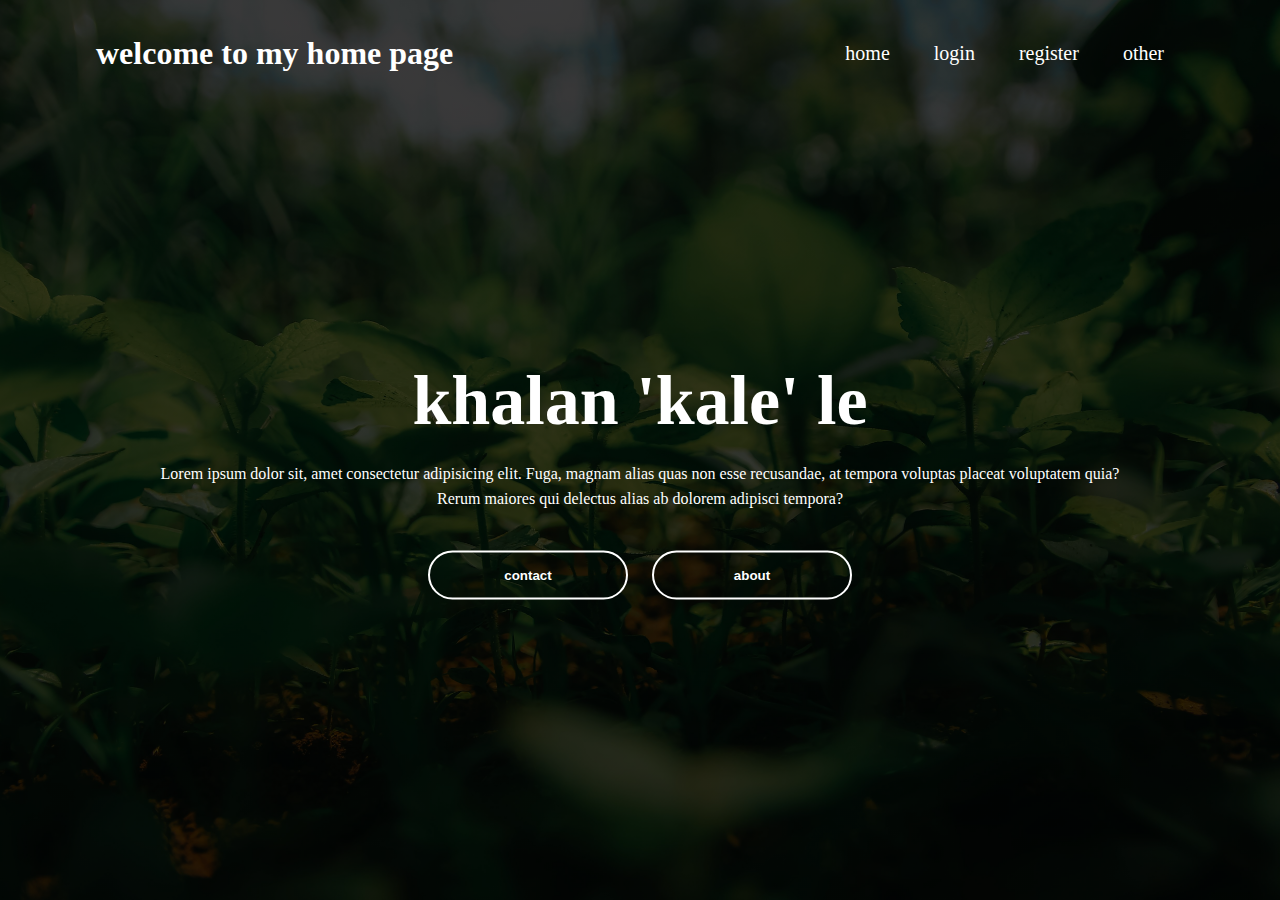
<file: index.html>
<!DOCTYPE html>
<html lang="en">

<head>
    <meta charset="UTF-8">
    <meta name="viewport" content="width=device-width, initial-scale=1.0">
    <title>Kale's SBA307</title>
    <link rel="stylesheet" href="styles.css">
</head>

<!-- <body background="background.jpg"> -->

<body>
    <!-- Navigation Bar -->
    <nav>
        <div class="navbar">
            <h1>welcome to my home page</h1>
            <ul>
                <li><a href="" class="navbutton">home</a></li>
                <li><a href="./pages/login.html" class="navbutton">login</a></li>
                <li><a href="./pages/register.html" class="navbutton">register</a></li>
                <li><a href="./pages/other.html" class="navbutton">other</a></li>
            </ul>
        </div>
    </nav>

    <div class="content">
        <h2>khalan 'kale' le</h2>
        <p>Lorem ipsum dolor sit, amet consectetur adipisicing elit. Fuga, magnam alias quas non esse recusandae, at
            tempora voluptas placeat voluptatem quia?
            <br>Rerum maiores qui delectus alias ab dolorem adipisci tempora?
        </p>
        <div>
            <button type="button"><span></span>contact</button>
            <button type="button"><span></span>about</button>
        </div>
    </div>



</body>
</html>
</file>
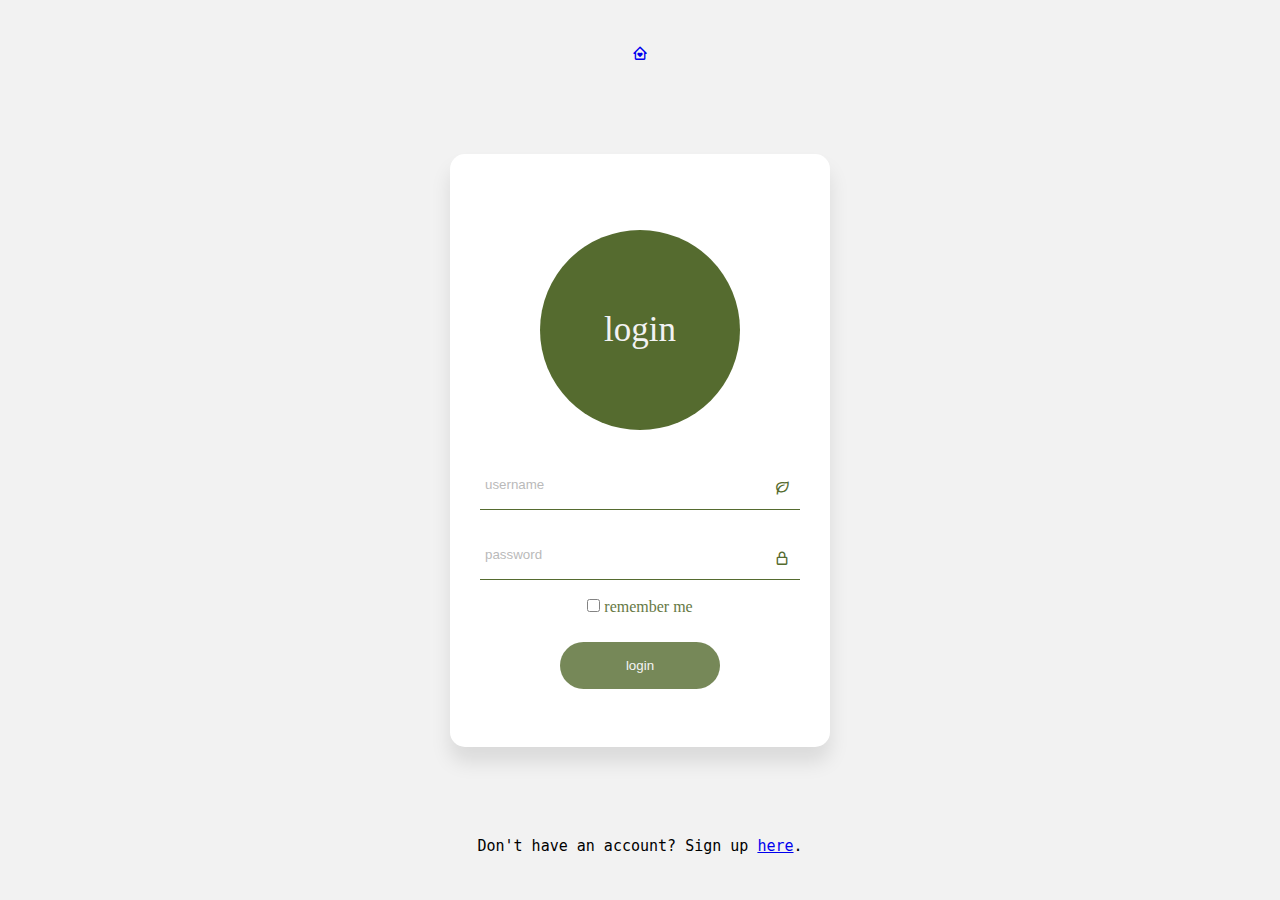
<file: pages/login.html>
<!DOCTYPE html>
<html lang="en">

<head>
    <meta charset="UTF-8">
    <meta name="viewport" content="width=device-width, initial-scale=1.0">
    <title>Login Page</title>
    <link rel="stylesheet" href="../styles/styles.css">
    <link href='https://unpkg.com/boxicons@2.1.4/css/boxicons.min.css' rel='stylesheet'>
    <!-- Internal Styling Example -->
    <style>
        .signup-link {
            display: flex;
            font-size: 15px;
            justify-content: center;
        }
    </style>
</head>

<!-- Main Body -->

<body>
    <!-- Home Button -->
    <nav>
        <a href="../index.html">
            <i class='bx bx-home-heart'></i>
        </a>
    </nav>

    <!-- Login Container -->
    <div class="container">
        <h1 class="title">login</h1>
        <!-- Login Form -->
        <form action="#" name="login-form">
            <!-- Enter Username -->
            <div class="field">
                <label for="userName"></label>
                <i class='bx bx-leaf'></i>
                <input type="text" placeholder="username" name="name" id="name" required />
            </div>
            <!-- Enter Password -->
            <div class="field">
                <label for="password"></label>
                <i class='bx bx-lock-alt'></i>
                <input type="password" placeholder="password" name="password" id="password" required />
            </div>
            <!-- Remember Me -->
            <br>
            <div class="remember-me">
                <input type="checkbox"> remember me</label>
            </div>
            <!-- Login Button-->
            <br>
            <div class="submit">
                <button type="submit" class="registerbtn">login</button>
            </div>
        </form>
    </div>

    <!-- Footer -->
    <footer>
        <pre class="signup-link">Don't have an account? Sign up <a href="register.html">here</a>.</pre>
    </footer>

</body>

</html>
</file>
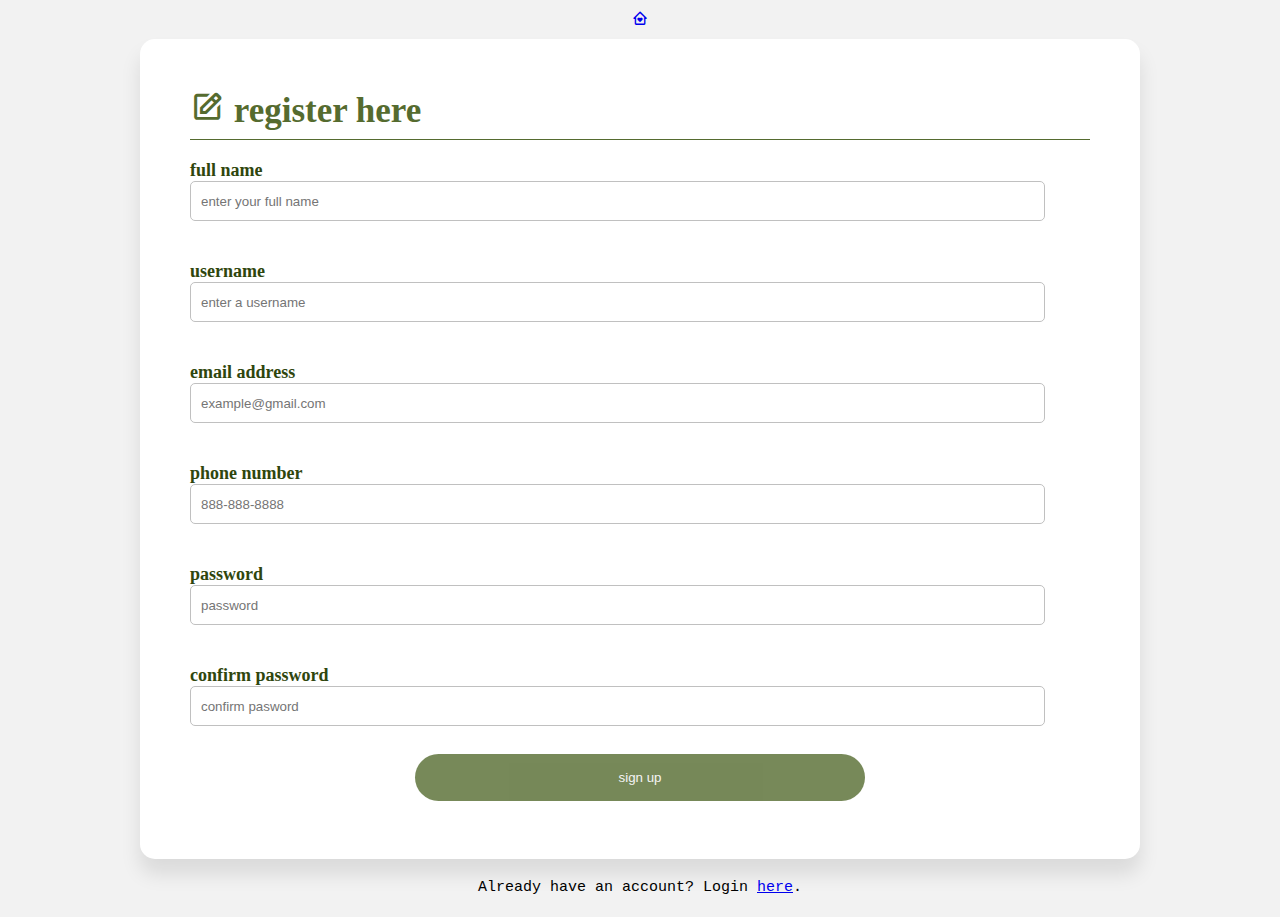
<file: pages/register.html>
<!DOCTYPE html>
<html lang="en">

<head>
    <meta charset="UTF-8">
    <meta name="viewport" content="width=device-width, initial-scale=1.0">
    <title>Registration Page</title>
    <link rel="stylesheet" href="../styles/styles2.css">
    <link href='https://unpkg.com/boxicons@2.1.4/css/boxicons.min.css' rel='stylesheet'>
    <!-- Internal Styling Example -->
    <style>
        .signup-link {
            display: flex;
            font-size: 15px;
            justify-content: center;
        }

        .navbar {
            padding: 10px;
        }

        .footer {
            padding: 20px;
            padding-bottom: 20px;
        }
    </style>
</head>

<!-- Main Body -->

<body>
    <!-- Home Button -->
    <nav class="navbar">
        <a href="../index.html">
            <i class='bx bx-home-heart'></i>
        </a>
    </nav>

    <!-- Registration form -->
    <div class="container">
        <form action="" name="registration-form">
            <h1 name="title"><i class='bx bx-edit'></i> register here</i></h1>
            <!-- Text Field -->
            <div class="field">
                <label for="name">full name</label>
                <input type="text" placeholder="enter your full name" name="name" id="name" required />
            </div>
            <div class="field">
                <label for="username">username</label>
                <input type="text" placeholder="enter a username" name="userName" id="userName" required />
            </div>
            <div class="field">
                <label for="email">email address</label>
                <input type="email" placeholder="example@gmail.com" name="email" id="email" required />
            </div>
            <div class="field">
                <label for="phone">phone number</label>
                <input type="tel" placeholder="888-888-8888" name="phone" id="phone" required />
            </div>
            <div class="field">
                <label for="password">password</label>
                <input type="password" placeholder="password" name="password" id="password" required />
            </div>
            <div class="field">
                <label for="confirmpass">confirm password</label>
                <input type="password" placeholder="confirm pasword" name="confirmpass" id="confirmpass" required />
            </div>
            <div class="submit">
                <button type="submit" class="registerbtn">sign up</button>
            </div>

        </form>
    </div>

    <footer class="footer">
        <pre class="signup-link">Already have an account? Login <a href="login.html">here</a>.</pre>
    </footer>
</body>

</html>
</file>
<file: styles.css>
*{
    margin: 0;
    padding: 0;
}

body {
    width: 100%;
    height: 100vh;
    background-image: linear-gradient(rgba(0,0,0,0.75),rgba(0,0,0,0.75)), url(images/background.jpg);
    background-size: cover;
    background-position: center;
}

h1 {
    color: #fff;
}
.navbar {
    width: 85%;
    margin: auto;
    padding: 35px 0;
    display: flex;
    align-items: center;
    justify-content: space-between;
}

.navbar ul li{
    list-style: none;
    display:inline-block;
    margin: 0 20px;
}

.navbar ul li a {
    text-decoration: none;
    color: #fff;
}

.navbutton {
    font-size: 20px;
    color: darkolivegreen;
    transition: 0.4s all ease-in-out 0s;
}

.navbutton:hover{
    color: green;
}

.content {
    width: 100%;
    position: absolute;
    top: 50%;
    transform: translateY(-50%);
    text-align: center;
    color: #fff;
}

.content h2 {
    font-size: 70px;
    margin-top: 80px;
}

.content p {
    margin: 20px auto;
    font-weight: 100;
    line-height: 25px;
}

button {
    width: 200px;
    padding: 15px 0;
    text-align: center;
    margin: 20px 10px;
    border-radius: 25px;
    font-weight: bold;
    border: 2px solid #fff;
    background: transparent;
    color:#fff;
    cursor: pointer;
    position: relative;
    overflow: hidden;
}

span {
    background: transparent;
    height: 100%;
    width: 100%;
    border-radius: 25px;
    position: absolute;
    left: 0;
    bottom: 0;
    z-index: -1;
}

button:hover span {
    width: 100%;
}

button:hover {
    border:none;
}
</file>
<file: styles/styles.css>
* {
    margin: 0;
    padding: 0;
    box-sizing: border-box;
}

html,
body {
    display: grid;
    height: 100%;
    place-items: center;
    background: #f2f2f2;
}

.container {
    width: 380px;
    background: #fff;
    border-radius: 15px;
    box-shadow: 0px 15px 20px rgba(0, 0, 0, 0.1)
}

.container form {
    padding: 10px 30px 50px 30px;
}

.container h1 {
    background-color: darkolivegreen;
    position: relative;
    left: 90px;
    /* circle shape --> values must be equal to center it*/
    width: 200px;
    height: 200px;
    line-height: 200px;
    border-radius: 50%;
}

.container .title {
    color: #f2f2f2;
    font-size: 35px;
    font-weight: 400;
    text-align: center;
    margin-top: 20%;
}

.field {
    position: relative;
    height: 50px;
    width: 100%;
    margin-top: 20px;
    border-bottom: 1px solid darkolivegreen;
}

.field input {
    height: 100%;
    width: 100%;
    padding: 0 5px;
    border: none;
    background: none;
    outline: none;
    opacity: 0.5;
}

.container i {
    position: absolute;
    right: 10px;
    top: 20px;
    color: darkolivegreen;
}

/* Remember Me */
.remember-me {
    color: darkolivegreen;
    opacity: 90%;
    text-align: center;
}

.registerbtn {
    background-color: darkolivegreen;
    color: #f2f2f2;
    padding: 16px 20px;
    margin: 8px 0;
    border: none;
    cursor: pointer;
    width: 50%;
    opacity: 0.8;
    border-radius: 30px;
}

.submit {
    display: flex;
    justify-content: center;
    align-items: center;
}

.registerbtn:hover {
    opacity: 1;
}
</file>
<file: styles/styles2.css>
* {
    margin: 0;
    padding: 0;
    box-sizing: border-box;
}

html,
body {
    display: grid;
    height: 100%;
    place-items: center;
    background: #f2f2f2;
}

.container {
    width: 1000px;
    padding: 50px;
    overflow: hidden;
    background: #fff;
    border-radius: 15px;
    box-shadow: 0px 15px 20px rgba(0, 0, 0, 0.1)
}

h1 {
    font-size: 35px;
    font-weight: bold;
    text-align: left;
    color: darkolivegreen;
    padding-bottom: 8px;
    border-bottom: 1px solid darkolivegreen;
}

.field {
    font-size:18px;
    font-weight: bold;
    color: rgb(47, 70, 13);
    display: flex;
    flex-wrap: wrap;
    justify-content: left;
    padding: 20px 0;
}

.field input {
    height: 40px;
    width: 95%;
    padding: 0 10px;
    border-radius: 5px;
    border: 1px solid silver;
    outline: none;
}

.registerbtn {
    background-color: darkolivegreen;
    color: #f2f2f2;
    padding: 16px 20px;
    margin: 8px 0;
    border: none;
    cursor: pointer;
    width: 50%;
    opacity: 0.8;
    border-radius: 30px;
}

.submit {
    display: flex;
    justify-content: center;
    align-items: center;
}


.registerbtn:hover {
    opacity: 1;
}
</file>
